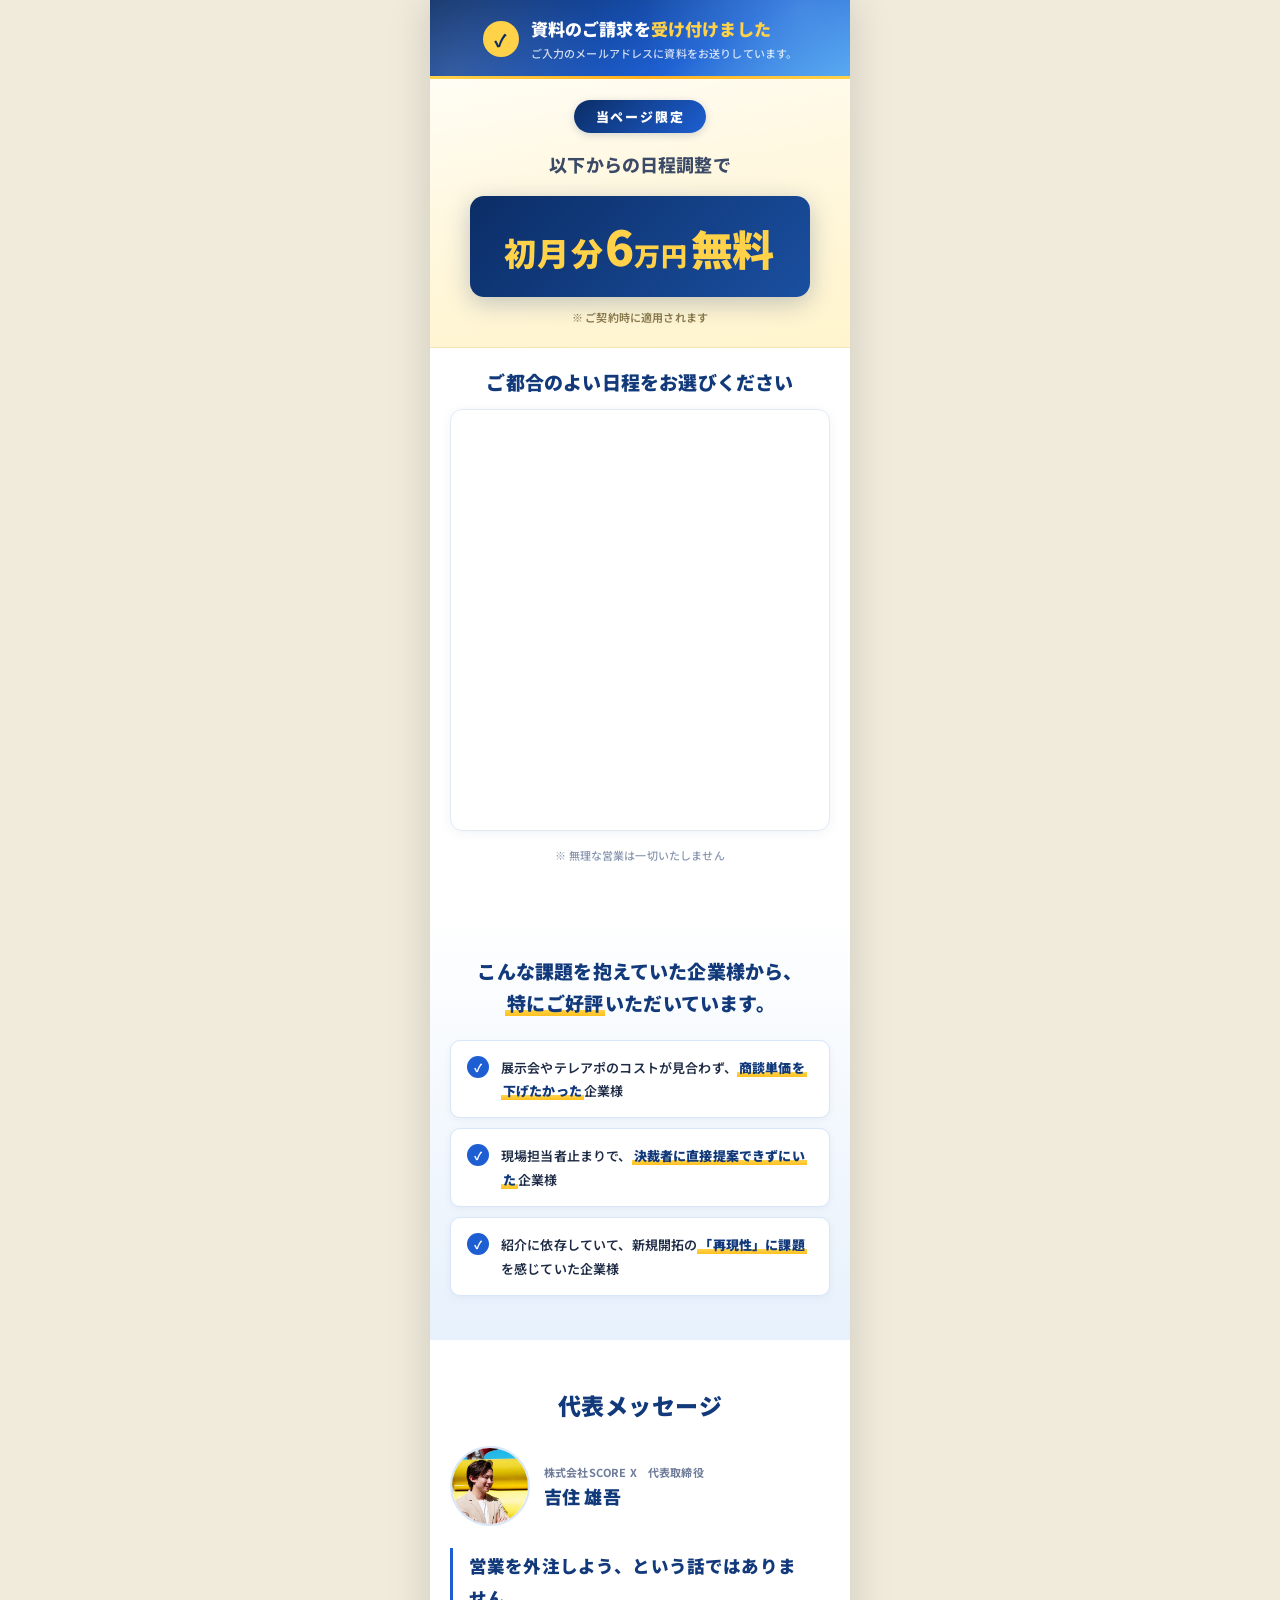
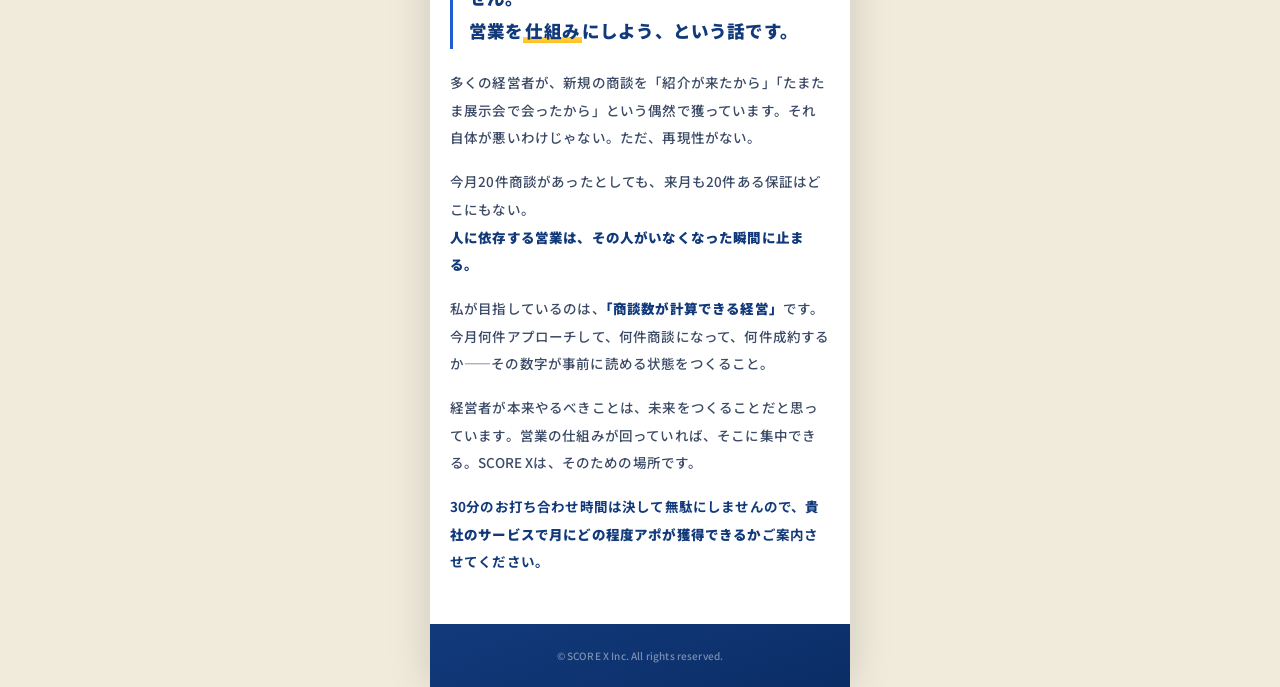
<file: thanks.html>
<!DOCTYPE html>
<html lang="ja">
<head>
<meta charset="UTF-8">
<meta name="viewport" content="width=device-width, initial-scale=1">
<!-- Google Tag Manager -->
<script>(function(w,d,s,l,i){w[l]=w[l]||[];w[l].push({'gtm.start':
new Date().getTime(),event:'gtm.js'});var f=d.getElementsByTagName(s)[0],
j=d.createElement(s),dl=l!='dataLayer'?'&l='+l:'';j.async=true;j.src=
'https://www.googletagmanager.com/gtm.js?id='+i+dl;f.parentNode.insertBefore(j,f);
})(window,document,'script','dataLayer','GTM-TBVCL29K');</script>
<!-- End Google Tag Manager -->
<title>資料請求完了｜SCORE X</title>
<link rel="preconnect" href="https://fonts.googleapis.com">
<link href="https://fonts.googleapis.com/css2?family=Archivo:wght@600;700;800;900&family=Space+Grotesk:wght@700&family=Noto+Sans+JP:wght@400;500;700;900&display=swap" rel="stylesheet">
<link rel="stylesheet" href="css/style.css?v=20260917a">
<style>
  /* サンクスページ専用 */
  @keyframes fadeUp{from{opacity:0;transform:translateY(18px)}to{opacity:1;transform:translateY(0)}}
  @keyframes scaleIn{from{opacity:0;transform:scale(0.6)}to{opacity:1;transform:scale(1)}}
  @keyframes shimmer{0%{background-position:200% center}100%{background-position:-200% center}}
  @keyframes pulseGlow{0%,100%{box-shadow:0 0 0 0 rgba(255,210,74,0.5)}50%{box-shadow:0 0 24px 6px rgba(255,210,74,0.25)}}
  .thx-fade{animation:fadeUp .5s ease both}
  .thx-fade-d1{animation-delay:.1s}
  .thx-fade-d2{animation-delay:.2s}
  .thx-fade-d3{animation-delay:.3s}
  .thx-fade-d4{animation-delay:.4s}
  .thx-check{animation:scaleIn .4s cubic-bezier(.34,1.56,.64,1) both}
  @media(prefers-reduced-motion:reduce){.thx-fade,.thx-check{animation:none;opacity:1;transform:none}}
</style>
</head>
<body>
<!-- Google Tag Manager (noscript) -->
<noscript><iframe src="https://www.googletagmanager.com/ns.html?id=GTM-TBVCL29K"
height="0" width="0" style="display:none;visibility:hidden"></iframe></noscript>
<!-- End Google Tag Manager (noscript) -->
<div style="max-width:420px;margin:0 auto;background:#ffffff;box-shadow:0 0 40px rgba(0,0,0,0.15)">

  <!-- 受付メッセージ（コンパクト） -->
  <div class="thx-fade" style="position:relative;overflow:hidden;background:linear-gradient(150deg,#0B2D66 0%,#1D5FD2 65%,#4FA3F0 100%);color:#fff;padding:16px 20px 14px;text-align:center">
    <div style="position:absolute;inset:0;pointer-events:none;overflow:hidden">
      <div style="position:absolute;inset:0;background:radial-gradient(circle at 88% 10%,rgba(143,212,255,0.30),transparent 42%),radial-gradient(circle at 5% 95%,rgba(255,255,255,0.14),transparent 38%)"></div>
    </div>
    <div style="position:relative;display:flex;align-items:center;justify-content:center;gap:12px">
      <div class="thx-check" style="flex-shrink:0;width:36px;height:36px;border-radius:50%;background:#FFD24A;color:#0B2D66;display:flex;align-items:center;justify-content:center;font-size:17px;font-weight:900">✓</div>
      <div style="text-align:left">
        <p style="margin:0;font-size:17px;font-weight:900;line-height:1.5">資料のご請求を<span style="color:#FFD24A">受け付けました</span></p>
        <p style="margin:3px 0 0;font-size:11px;font-weight:500;color:rgba(255,255,255,0.8);line-height:1.6">ご入力のメールアドレスに資料をお送りしています。</p>
      </div>
    </div>
  </div>

  <!-- 限定オファー -->
  <section class="thx-fade thx-fade-d1" style="position:relative;overflow:hidden;background:linear-gradient(170deg,#FFFDF5 0%,#FFF8E1 40%,#FFF4CC 100%);padding:24px 20px 20px;text-align:center;border-bottom:1px solid #F0E4B8">
    <!-- 装飾ライン -->
    <div style="position:absolute;top:0;left:0;right:0;height:3px;background:linear-gradient(90deg,#FFD24A,#FFB01F,#FFD24A)"></div>
    <!-- ラベル -->
    <div class="thx-fade thx-fade-d2" style="margin:0 auto 16px">
      <span style="display:inline-block;background:linear-gradient(135deg,#0B2D66 0%,#1D5FD2 100%);color:#fff;font-size:13px;font-weight:900;letter-spacing:0.14em;padding:7px 22px;border-radius:100px;box-shadow:0 2px 8px rgba(11,45,102,0.18)">当ページ限定</span>
    </div>
    <!-- メインコピー -->
    <p class="thx-fade thx-fade-d3" style="margin:0 0 16px;font-size:18px;font-weight:800;line-height:1.7;color:#3B4A66">以下からの日程調整で</p>
    <div class="thx-fade thx-fade-d4" style="display:inline-block;position:relative;padding:16px 34px;border-radius:14px;background:linear-gradient(135deg,#0B2D66 0%,#1A4FA0 100%);box-shadow:0 6px 24px rgba(11,45,102,0.25);animation:pulseGlow 3s ease-in-out infinite">
      <p style="margin:0;font-size:32px;font-weight:900;line-height:1.4;color:#FFD24A;font-family:'Noto Sans JP',sans-serif;letter-spacing:0.04em">初月分<span style="font-family:'Noto Sans JP',sans-serif;font-size:48px;font-weight:900;letter-spacing:-0.02em;margin:0 1px;color:#FFD24A">6</span><span style="font-size:26px">万円</span><span style="font-family:'Archivo','Noto Sans JP',sans-serif;font-size:42px;letter-spacing:-0.01em;margin:0 2px">無料</span></p>
    </div>
    <p style="margin:12px 0 0;font-size:11px;font-weight:600;color:#8A7A4A;line-height:1.6">※ ご契約時に適用されます</p>
  </section>

  <!-- 日程調整セクション -->
  <section id="schedule" class="thx-fade thx-fade-d4" style="padding:20px 20px 48px;background:#fff">
    <h2 style="margin:0 0 14px;text-align:center;font-size:19px;font-weight:900;letter-spacing:0.01em;color:#123A7B">ご都合のよい日程をお選びください</h2>
    <div style="min-height:420px;border:1.5px solid #E2E9F4;border-radius:12px;overflow:hidden;box-shadow:0 2px 12px rgba(11,45,102,0.06)">
      <div id="timerex_calendar" data-url="https://timerex.net/s/yugo8515_ee53/6590cb62"></div>
    </div>
    <p style="margin:16px 0 0;text-align:center;font-size:11px;color:#8A97B0">※ 無理な営業は一切いたしません</p>
  </section>

  <!-- 好評いただいている企業様 -->
  <section style="padding:44px 20px;background:linear-gradient(180deg,#FFFFFF 0%,#E7F1FC 100%)">
    <h2 style="margin:0 0 20px;text-align:center;font-size:19px;font-weight:900;line-height:1.7;color:#123A7B;text-wrap:pretty">こんな課題を抱えていた企業様から、<br><span style="color:#123A7B;font-weight:900;background:linear-gradient(transparent 76%,#FFD24A 76%,#FFC01F 100%);padding:0 2px;-webkit-box-decoration-break:clone;box-decoration-break:clone">特にご好評</span>いただいています。</h2>
    <div style="display:flex;flex-direction:column;gap:10px">
      <div style="display:flex;align-items:flex-start;gap:12px;background:#fff;border:1.5px solid #D8E6F8;border-radius:10px;padding:15px 16px;box-shadow:0 2px 8px rgba(11,45,102,0.05)"><span style="flex-shrink:0;width:22px;height:22px;border-radius:50%;background:#1D5FD2;color:#fff;display:flex;align-items:center;justify-content:center;font-size:11px;font-weight:900">✓</span><p style="margin:0;font-size:13px;font-weight:600;line-height:1.8;color:#1E2B45">展示会やテレアポのコストが見合わず、<span style="color:#123A7B;font-weight:900;background:linear-gradient(transparent 76%,#FFD24A 76%,#FFC01F 100%);padding:0 2px;-webkit-box-decoration-break:clone;box-decoration-break:clone">商談単価を下げたかった</span>企業様</p></div>
      <div style="display:flex;align-items:flex-start;gap:12px;background:#fff;border:1.5px solid #D8E6F8;border-radius:10px;padding:15px 16px;box-shadow:0 2px 8px rgba(11,45,102,0.05)"><span style="flex-shrink:0;width:22px;height:22px;border-radius:50%;background:#1D5FD2;color:#fff;display:flex;align-items:center;justify-content:center;font-size:11px;font-weight:900">✓</span><p style="margin:0;font-size:13px;font-weight:600;line-height:1.8;color:#1E2B45">現場担当者止まりで、<span style="color:#123A7B;font-weight:900;background:linear-gradient(transparent 76%,#FFD24A 76%,#FFC01F 100%);padding:0 2px;-webkit-box-decoration-break:clone;box-decoration-break:clone">決裁者に直接提案できずにいた</span>企業様</p></div>
      <div style="display:flex;align-items:flex-start;gap:12px;background:#fff;border:1.5px solid #D8E6F8;border-radius:10px;padding:15px 16px;box-shadow:0 2px 8px rgba(11,45,102,0.05)"><span style="flex-shrink:0;width:22px;height:22px;border-radius:50%;background:#1D5FD2;color:#fff;display:flex;align-items:center;justify-content:center;font-size:11px;font-weight:900">✓</span><p style="margin:0;font-size:13px;font-weight:600;line-height:1.8;color:#1E2B45">紹介に依存していて、新規開拓の<span style="color:#123A7B;font-weight:900;background:linear-gradient(transparent 76%,#FFD24A 76%,#FFC01F 100%);padding:0 2px;-webkit-box-decoration-break:clone;box-decoration-break:clone">「再現性」に課題</span>を感じていた企業様</p></div>
    </div>
  </section>

  <!-- 代表メッセージ -->
  <section style="padding:48px 20px;background:#fff">
    <h2 style="margin:0 0 24px;text-align:center;font-size:23px;font-weight:900;letter-spacing:0.02em;color:#123A7B">代表メッセージ</h2>
    <div style="display:flex;align-items:center;gap:14px;margin-bottom:22px">
      <img src="img/img-ceo.jpg" alt="代表取締役 吉住 雄吾" style="flex-shrink:0;width:76px;height:76px;border-radius:50%;object-fit:cover;object-position:center top;border:2px solid #D8E6F8">
      <div>
        <p style="margin:0 0 3px;font-size:11px;font-weight:700;color:#6E7C99">株式会社SCORE X　代表取締役</p>
        <p style="margin:0;font-size:18px;font-weight:900;color:#123A7B">吉住 雄吾</p>
      </div>
    </div>
    <div style="border-left:3px solid #1D5FD2;padding:2px 0 2px 16px;margin-bottom:20px">
      <p style="margin:0;font-size:17.5px;font-weight:900;line-height:1.85;color:#123A7B;text-wrap:pretty">営業を外注しよう、という話ではありません。<br>営業を<span style="color:#123A7B;font-weight:900;background:linear-gradient(transparent 76%,#FFD24A 76%,#FFC01F 100%);padding:0 2px;-webkit-box-decoration-break:clone;box-decoration-break:clone">仕組み</span>にしよう、という話です。</p>
    </div>
    <div style="font-size:13.5px;font-weight:500;line-height:2.05;color:#3B4A66;display:flex;flex-direction:column;gap:16px">
      <p style="margin:0">多くの経営者が、新規の商談を「紹介が来たから」「たまたま展示会で会ったから」という偶然で獲っています。それ自体が悪いわけじゃない。ただ、再現性がない。</p>
      <p style="margin:0">今月20件商談があったとしても、来月も20件ある保証はどこにもない。<br><strong style="color:#123A7B;font-weight:900">人に依存する営業は、その人がいなくなった瞬間に止まる。</strong></p>
      <p style="margin:0">私が目指しているのは、<strong style="color:#123A7B;font-weight:900">「商談数が計算できる経営」</strong>です。今月何件アプローチして、何件商談になって、何件成約するか——その数字が事前に読める状態をつくること。</p>
      <p style="margin:0">経営者が本来やるべきことは、未来をつくることだと思っています。営業の仕組みが回っていれば、そこに集中できる。SCORE Xは、そのための場所です。</p>
      <p style="margin:0;font-weight:700;color:#123A7B">30分のお打ち合わせ時間は決して無駄にしませんので、<strong style="color:#123A7B;font-weight:900">貴社のサービスで月にどの程度アポが獲得できるか</strong>ご案内させてください。</p>
    </div>
  </section>

  <footer style="background:linear-gradient(160deg,#123A7B,#0B2D66);color:#fff;padding:24px 20px;text-align:center">
    <p style="margin:0;font-size:10px;color:rgba(255,255,255,0.45)">© SCORE X Inc. All rights reserved.</p>
  </footer>
</div>
<script src="js/main.js?v=20260917a"></script>
<script id="timerex_embed" src="https://asset.timerex.net/js/embed.js"></script>
<script>window.addEventListener('load',function(){if(window.TimerexCalendar){TimerexCalendar();}});</script>
</body>
</html>
</file>
<file: css/style.css>
/* SCORE X LP 共通スタイル */
html,body{margin:0;padding:0;background:#F0EBDB;}
html{scroll-behavior:smooth;}
/* 追従ヘッダー分だけアンカー位置をずらす */
section[id]{scroll-margin-top:60px;}
@media (prefers-reduced-motion:reduce){html{scroll-behavior:auto;}}
body{font-family:'Noto Sans JP',sans-serif;-webkit-font-smoothing:antialiased;color:#1E2B45;letter-spacing:0.01em;}
p{font-weight:500;}
strong{font-weight:900;}
h1,h2,h3{letter-spacing:0.01em;}
a{color:#1D5FD2;text-decoration:none;}
a:hover{color:#123A7B;}
input::placeholder{color:#AAB6CC;}
@keyframes marquee{from{transform:translateX(0)}to{transform:translateX(-50%)}}
/* CTAボタンのホバー */
a.cta{transition:transform .2s ease;}
a.cta:hover{transform:translateY(-2px);}
/* フォーム入力のフォーカス */
input:focus,select:focus{border-color:#1D5FD2 !important;outline:none;background:#fff !important;}
/* フォーム選択肢のホバー */
label:hover{border-color:#1D5FD2 !important;background:#F9FBFE !important;}
/* プルダウン（現在の課題／興味を持ったポイント） */
select.form-select{
  width:100%;box-sizing:border-box;
  border:1.5px solid #D8E6F8;border-radius:10px;
  padding:14px 40px 14px 14px;
  font-size:14px;font-family:inherit;font-weight:500;
  color:#1E2B45;background-color:#F8FBFF;
  -webkit-appearance:none;appearance:none;cursor:pointer;
  background-image:url("data:image/svg+xml;charset=utf-8,%3Csvg%20xmlns='http://www.w3.org/2000/svg'%20viewBox='0%200%2012%208'%3E%3Cpath%20d='M1%201l5%205%205-5'%20stroke='%231D5FD2'%20stroke-width='2'%20fill='none'%20stroke-linecap='round'%20stroke-linejoin='round'/%3E%3C/svg%3E");
  background-repeat:no-repeat;background-position:right 14px center;background-size:12px 8px;
}
select.form-select:invalid{color:#8A97B0;}

/* ===== 画像拡大（PC:ホバープレビュー／全画面ギャラリー・SP:タップで横画面） ===== */
.zoomable{cursor:zoom-in;}
@media (hover:hover) and (pointer:fine){
  .zoomable:hover{box-shadow:0 0 0 2.5px #1D5FD2;}
}

/* ホバー時のクイックプレビュー（PCのみ・クリック透過）
   パネルを固定サイズにして、画像の元寸法が違っても拡大時の大きさを揃える */
#zoomPeek{
  position:fixed;top:50%;left:50%;z-index:900;
  width:min(92vw,980px);height:min(74vh,560px);
  box-sizing:border-box;display:flex;flex-direction:column;
  transform:translate(-50%,-50%) scale(0.97);
  opacity:0;visibility:hidden;pointer-events:none;
  transition:opacity .16s ease,transform .16s ease,visibility .16s;
  padding:12px;border-radius:14px;background:rgba(255,255,255,0.97);
  box-shadow:0 26px 70px rgba(4,18,50,0.45);
}
#zoomPeek.is-visible{opacity:1;visibility:visible;transform:translate(-50%,-50%) scale(1);}
#zoomPeek img{flex:1 1 auto;min-height:0;width:100%;height:100%;object-fit:contain;display:block;border-radius:8px;}
#zoomPeek p{flex:0 0 auto;margin:10px 0 2px;text-align:center;font-size:12px;font-weight:700;color:#123A7B;}

/* 全画面ギャラリー */
#zoomOverlay{
  position:fixed;inset:0;z-index:1000;display:none;
  background:rgba(6,18,42,0.95);opacity:0;transition:opacity .18s ease;
}
#zoomOverlay.is-open{display:block;}
#zoomOverlay.is-visible{opacity:1;}
/* 表示ステージ（SPの縦持ち時はこれごと90度回転させる） */
#zoomStage{position:absolute;left:0;top:0;width:100%;height:100%;}
#zoomOverlay.is-rotated #zoomStage{
  width:100vh;height:100vw;          /* 古いブラウザ向けフォールバック */
  width:100dvh;height:100dvw;        /* アドレスバー分を除いた実寸 */
  transform:rotate(90deg) translateY(-100%);
  transform-origin:top left;
}
/* 横スライド用トラック */
#zoomTrack{
  position:absolute;inset:0;display:flex;
  overflow-x:auto;overflow-y:hidden;
  scroll-snap-type:x mandatory;scroll-behavior:smooth;
  -webkit-overflow-scrolling:touch;
  scrollbar-width:none;-ms-overflow-style:none;
}
#zoomTrack::-webkit-scrollbar{display:none;}
.zoom-slide{
  flex:0 0 100%;width:100%;height:100%;box-sizing:border-box;
  scroll-snap-align:center;scroll-snap-stop:always;
  display:flex;align-items:center;justify-content:center;
  padding:54px 58px 46px;
}
/* 画像はスライド枠いっぱいに収める＝どの画像でも拡大サイズが揃う */
.zoom-slide img{
  width:100%;height:100%;object-fit:contain;display:block;
  border-radius:8px;filter:drop-shadow(0 18px 50px rgba(0,0,0,0.5));
}
/* 前後ボタン */
.zoom-nav{
  position:absolute;top:50%;transform:translateY(-50%);
  width:46px;height:46px;border:none;border-radius:50%;
  background:rgba(255,255,255,0.92);color:#0B2D66;
  font-size:26px;font-weight:900;line-height:1;cursor:pointer;
  display:flex;align-items:center;justify-content:center;
  box-shadow:0 6px 18px rgba(0,0,0,0.35);
}
.zoom-nav:hover{background:#fff;}
#zoomPrev{left:8px;}
#zoomNext{right:8px;}
#zoomOverlay.is-single .zoom-nav{display:none;}
#zoomClose{
  position:absolute;top:10px;right:10px;width:44px;height:44px;
  border:none;border-radius:50%;background:rgba(255,255,255,0.95);color:#0B2D66;
  font-size:23px;font-weight:900;line-height:1;cursor:pointer;
  display:flex;align-items:center;justify-content:center;
  box-shadow:0 6px 18px rgba(0,0,0,0.3);z-index:2;
}
#zoomCaption{
  position:absolute;left:0;right:0;bottom:8px;margin:0;padding:0 60px;
  text-align:center;font-size:12px;font-weight:700;color:rgba(255,255,255,0.85);
  pointer-events:none;
}
/* SPは余白を詰めて画像を最大化 */
@media (max-width:767px){
  .zoom-slide{padding:38px 44px 34px;}
  .zoom-nav{width:40px;height:40px;font-size:22px;}
  #zoomPrev{left:4px;}
  #zoomNext{right:4px;}
}
@media (prefers-reduced-motion:reduce){
  #zoomPeek,#zoomOverlay{transition:none;}
  #zoomTrack{scroll-behavior:auto;}
}

/* ===== 案件掲示板UI（FV／SCORE Xセクション）のタブ ===== */
.board-tab{
  font-family:inherit;font-size:9.5px;font-weight:700;line-height:1.4;
  color:rgba(255,255,255,0.58);background:rgba(255,255,255,0.09);
  border:0;padding:5px 10px;border-radius:5px 5px 0 0;
  white-space:nowrap;flex-shrink:0;cursor:pointer;
  -webkit-appearance:none;appearance:none;
  transition:background .18s ease,color .18s ease;
}
.board-tab:hover{background:rgba(255,255,255,0.18);color:rgba(255,255,255,0.85);}
.board-tab.is-active,.board-tab.is-active:hover{background:#2A6CCB;color:#fff;font-weight:800;}
.board-count{
  margin-left:auto;padding-bottom:5px;font-size:9px;font-weight:700;
  color:rgba(255,255,255,0.6);white-space:nowrap;flex-shrink:0;
}
.board-ui img.is-hidden{display:none !important;}

/* 掲示板UIの「リアルタイム稼働中」を示す緑丸（ゆっくり脈打つ） */
.board-live{animation:boardLive 2s ease-out infinite;}
@keyframes boardLive{
  0%{box-shadow:0 0 0 0 rgba(74,222,128,0.55);opacity:1;}
  70%{box-shadow:0 0 0 7px rgba(74,222,128,0);opacity:.75;}
  100%{box-shadow:0 0 0 0 rgba(74,222,128,0);opacity:1;}
}
@media (prefers-reduced-motion:reduce){.board-live{animation:none;}}
</file>
